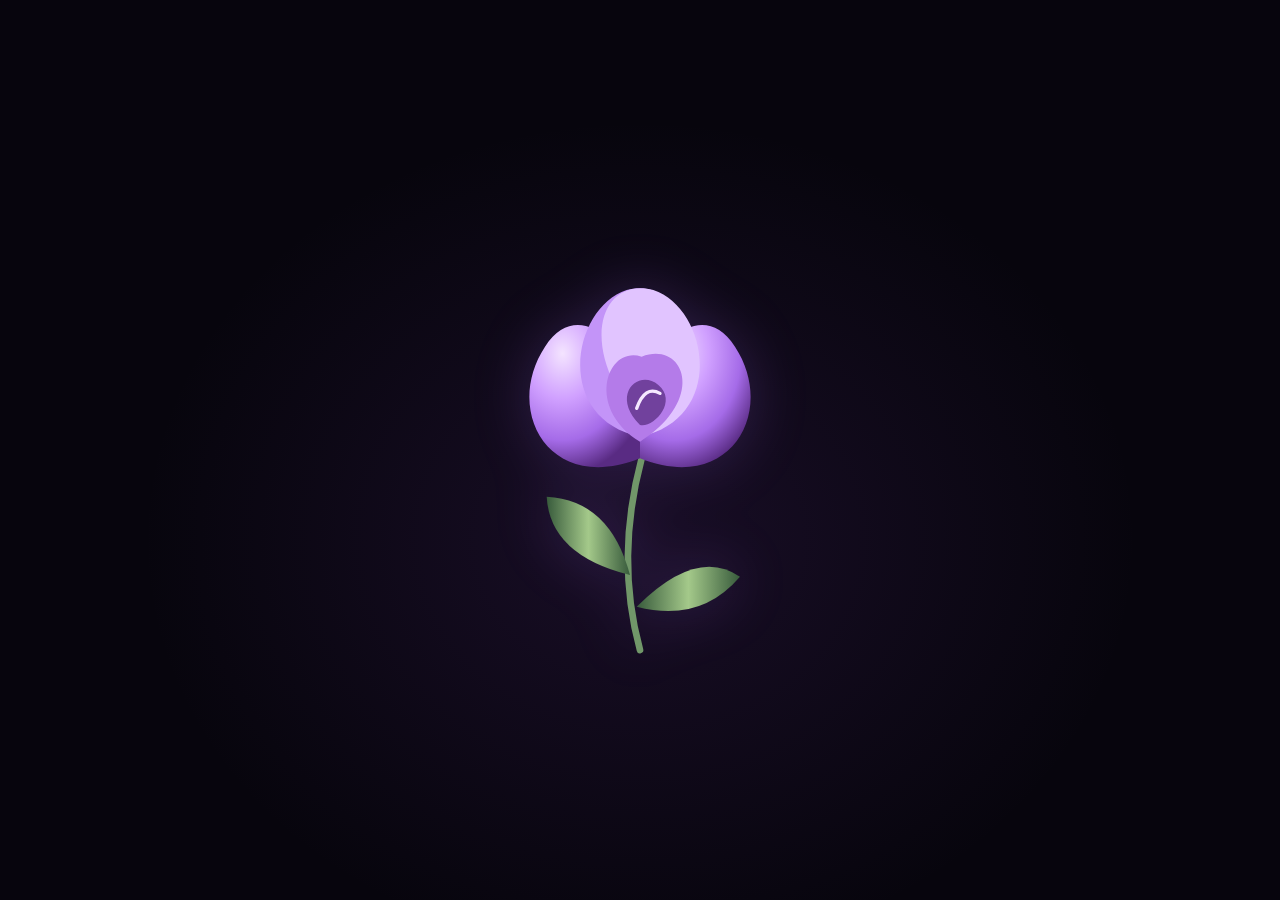
<file: index.html>
<!DOCTYPE html>
<html lang="es">
<head>
  <meta charset="UTF-8">
  <meta name="viewport" content="width=device-width, initial-scale=1.0, viewport-fit=cover">
  <meta name="theme-color" content="#07050d">
  <title>Una flor para ti</title>
  <link rel="stylesheet" href="style.css">
  <script src="script.js" defer></script>
</head>
<body>
  <audio id="musicaFondo" src="musica.mp3" preload="none" loop></audio>
  <main>
    <!-- La portada conserva la flor de la base, quieta y centrada. -->
    <section id="inicio" class="pantalla activa" aria-label="Una flor para ti">
      <button id="florInicial" class="flor-inicial" aria-label="Entrar al jardín">
        <svg viewBox="0 0 200 300" class="rosa" aria-hidden="true">
          <defs>
            <radialGradient id="lila" cx="30%" cy="20%" r="85%">
              <stop offset="0%" stop-color="#f4e4ff"/>
              <stop offset="38%" stop-color="#d0a0ff"/>
              <stop offset="72%" stop-color="#a56be8"/>
              <stop offset="100%" stop-color="#592b83"/>
            </radialGradient>
            <linearGradient id="tallo" x2="1">
              <stop stop-color="#385b3c"/>
              <stop offset=".5" stop-color="#a4c98a"/>
              <stop offset="1" stop-color="#385b3c"/>
            </linearGradient>
          </defs>
          <path class="tallo" d="M100 270 Q85 215 101 155"/>
          <path class="hoja" d="M94 225 Q46 213 44 178 Q82 180 94 225Z"/>
          <path class="hoja" d="M98 244 Q134 208 160 226 Q136 254 98 244Z"/>
          <g class="corola">
            <path class="petalo" d="M100 155 C45 177 18 126 43 88 C60 62 83 79 100 104Z" fill="url(#lila)"/>
            <path class="petalo" d="M100 155 C155 177 182 126 157 88 C140 62 117 79 100 104Z" fill="url(#lila)"/>
            <path class="petalo" d="M100 142 C48 131 59 65 92 54 C119 47 133 76 115 111Z" fill="#c394f8"/>
            <path class="petalo" d="M100 142 C152 131 141 65 108 54 C81 47 67 76 85 111Z" fill="#e1c4ff"/>
            <path class="petalo" d="M100 145 C67 125 80 87 101 94 C126 84 141 119 100 145Z" fill="#b47be9"/>
            <path class="petalo" d="M100 135 C82 117 99 101 111 111 C123 121 108 137 100 135Z" fill="#71419d"/>
            <path d="M98 125 Q103 111 112 116" stroke="#f5e8ff" stroke-width="2" fill="none" stroke-linecap="round"/>
          </g>
        </svg>
      </button>
    </section>

    <!-- Cuatro flores con mensajes entre un jardín de flores decorativas. -->
    <section id="regalo" class="pantalla" aria-label="Jardín de mensajes" aria-hidden="true" inert>
      <div id="estrellas" class="cielo-estrellado" aria-hidden="true"></div>
      <div class="luz-jardin" aria-hidden="true"></div>
      <p id="invitacion" class="invitacion" tabindex="-1">Un jardín hecho para ti Mai</p>

      <div id="ramo" class="jardin">
        <div class="vegetacion">
          <svg id="tallosJardin" class="tallos-jardin" viewBox="0 0 1000 720" preserveAspectRatio="none" aria-hidden="true"></svg>
          <div id="floresDecorativas" class="flores-decorativas" aria-hidden="true"></div>

          <button class="flor-principal flor-uno" data-mensaje="0" aria-label="Abrir mensaje: un detalle para ti" aria-haspopup="dialog">
            <span class="flor-visual" aria-hidden="true"></span>
            <span class="flor-nombre">Para Tu</span>
          </button>
          <button class="flor-principal flor-dos" data-mensaje="1" aria-label="Abrir mensaje: lo que quería decirte" aria-haspopup="dialog">
            <span class="flor-visual" aria-hidden="true"></span>
            <span class="flor-nombre">Ritmo</span>
          </button>
          <button class="flor-principal flor-tres" data-mensaje="2" aria-label="Abrir mensaje: un deseo" aria-haspopup="dialog">
            <span class="flor-visual" aria-hidden="true"></span>
            <span class="flor-nombre">Dias</span>
          </button>
          <button class="flor-principal flor-cuatro" data-mensaje="3" aria-label="Abrir mensaje: con cariño" aria-haspopup="dialog">
            <span class="flor-visual" aria-hidden="true"></span>
            <span class="flor-nombre">Aqui</span>
          </button>
        </div>
        <div class="suelo" aria-hidden="true"></div>
      </div>
      <button id="volver" class="volver">↶ Volver a la flor</button>
    </section>
  </main>

  <dialog id="mensajeModal" class="mensaje-modal" aria-labelledby="tituloMensaje" aria-describedby="textoMensaje">
    <button id="cerrarMensaje" class="cerrar-mensaje" aria-label="Cerrar mensaje">×</button>
    <span class="detalle-mensaje" aria-hidden="true">❀</span>
    <p id="etiquetaMensaje" class="etiqueta"></p>
    <h1 id="tituloMensaje"></h1>
    <p id="textoMensaje" class="texto-mensaje"></p>
    <button id="guardarMensaje" class="guardar-mensaje">Volver al jardín ♡</button>
  </dialog>
</body>
</html>
</file>
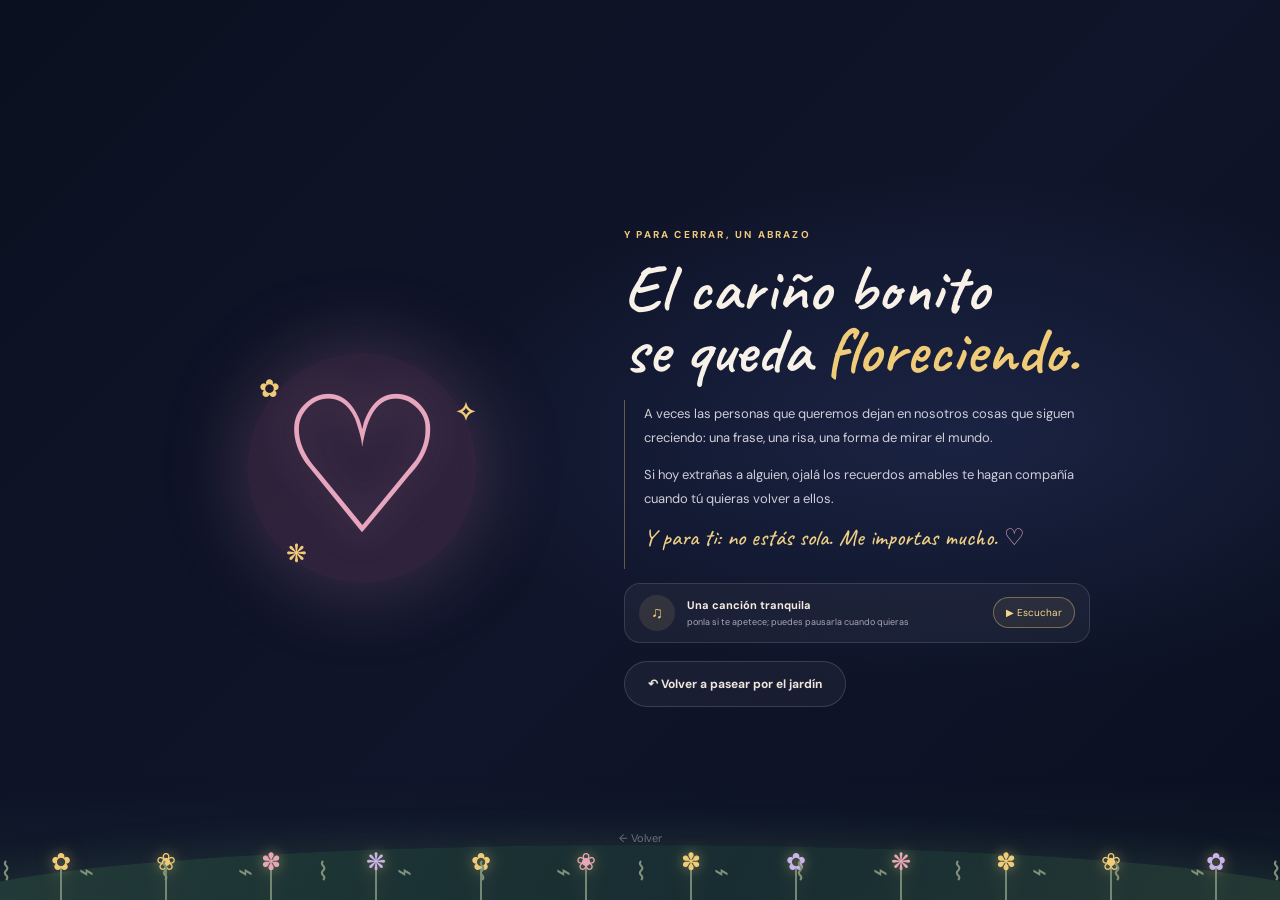
<file: abrazo.html>
<!doctype html>
<html lang="es">
<head>
  <meta charset="UTF-8">
  <meta name="viewport" content="width=device-width, initial-scale=1.0">
  <meta name="theme-color" content="#0b1020">
  <title>Un jardín para ti · abrazo</title>
  <link rel="preconnect" href="https://fonts.googleapis.com">
  <link rel="preconnect" href="https://fonts.gstatic.com" crossorigin>
  <link href="https://fonts.googleapis.com/css2?family=Caveat:wght@400;500;600;700&family=DM+Sans:wght@400;500;600;700&display=swap" rel="stylesheet">
  <link rel="stylesheet" href="common.css">
  <link rel="stylesheet" href="abrazo.css">
  <script src="abrazo.js" defer></script>
</head>
<body class="scene-7">
  <div class="night-sky" aria-hidden="true"><i></i><i></i><i></i><i></i><i></i><i></i><i></i><i></i></div>
  <div id="petals" aria-hidden="true"></div>
  <audio id="music" loop preload="none"><source src="music.mp3" type="audio/mpeg"></audio>
  <main>
<section class="page active" id="page7">
      <div class="page-content final-layout">
        <div class="final-bloom"><div class="glow"></div><span>♡</span><i>✿</i><b>✧</b><em>❋</em></div>
        <div class="final-copy"><div class="eyebrow">Y PARA CERRAR, UN ABRAZO</div><h2>El cariño bonito<br>se queda <span>floreciendo.</span></h2><article class="final-letter"><p>A veces las personas que queremos dejan en nosotros cosas que siguen creciendo: una frase, una risa, una forma de mirar el mundo.</p><p>Si hoy extrañas a alguien, ojalá los recuerdos amables te hagan compañía cuando tú quieras volver a ellos.</p><p class="handwritten">Y para ti: no estás sola. Me importas mucho. <span>♡</span></p></article><div class="closing-player"><span class="player-flower">♫</span><div><strong>Una canción tranquila</strong><small>ponla si te apetece; puedes pausarla cuando quieras</small></div><button class="player-action" id="finalMusicButton">▶ Escuchar</button></div><a class="home-button" href="index.html">↶ Volver a pasear por el jardín</a></div>
      </div>
    <a class="previous-link" href="recuerdos.html">← Volver</a></section>
  </main>
  <div class="garden-floor" id="gardenFloor" aria-hidden="true"></div>

</body>
</html>
</file>
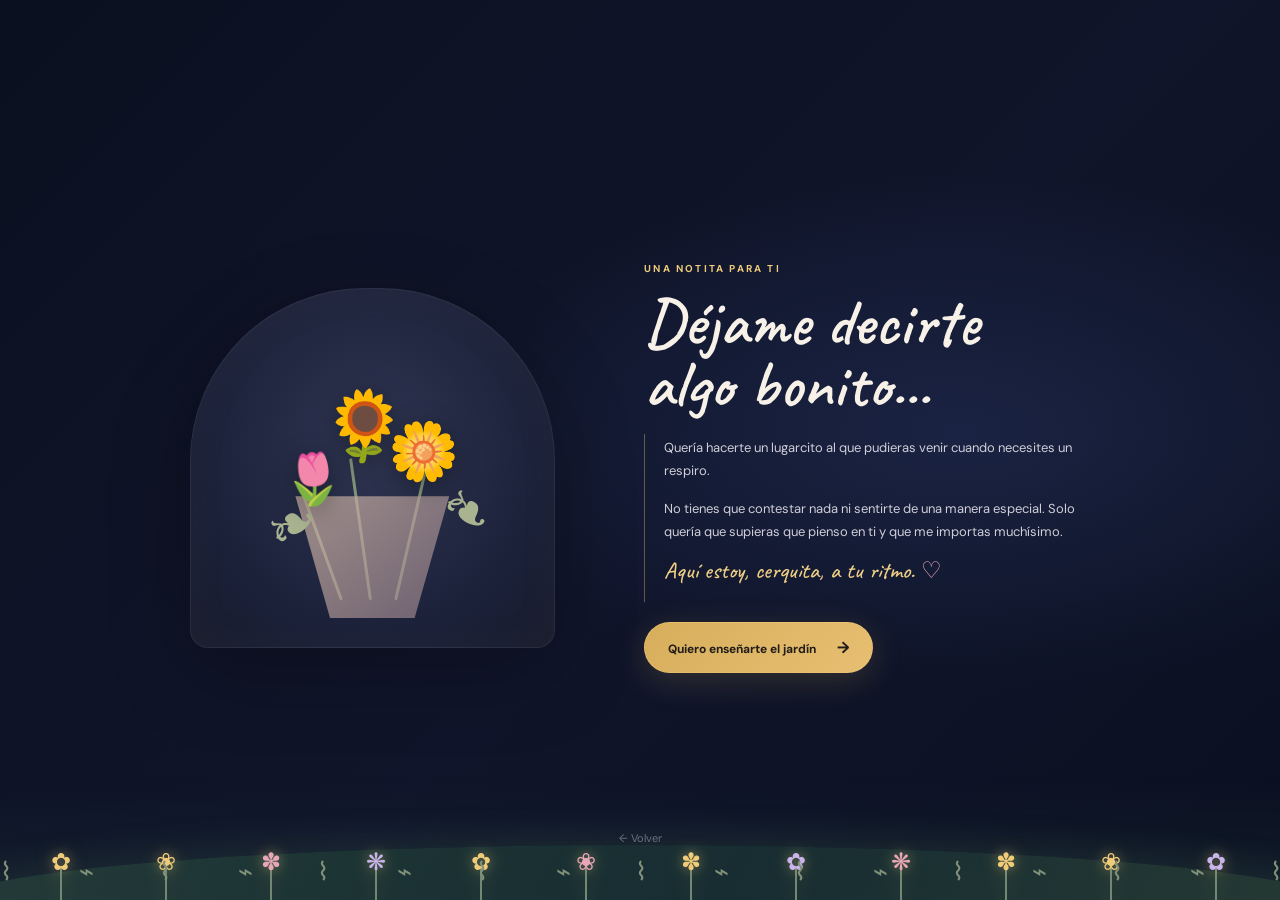
<file: carta.html>
<!doctype html>
<html lang="es">
<head>
  <meta charset="UTF-8">
  <meta name="viewport" content="width=device-width, initial-scale=1.0">
  <meta name="theme-color" content="#0b1020">
  <title>Un jardín para ti · carta</title>
  <link rel="preconnect" href="https://fonts.googleapis.com">
  <link rel="preconnect" href="https://fonts.gstatic.com" crossorigin>
  <link href="https://fonts.googleapis.com/css2?family=Caveat:wght@400;500;600;700&family=DM+Sans:wght@400;500;600;700&display=swap" rel="stylesheet">
  <link rel="stylesheet" href="common.css">
  <link rel="stylesheet" href="carta.css">
  <script src="carta.js" defer></script>
</head>
<body class="scene-2">
  <div class="night-sky" aria-hidden="true"><i></i><i></i><i></i><i></i><i></i><i></i><i></i><i></i></div>
  <div id="petals" aria-hidden="true"></div>
  <audio id="music" loop preload="none"><source src="music.mp3" type="audio/mpeg"></audio>
  <main>
<section class="page active" id="page2">
      <div class="page-content letter-layout">
        <div class="scene-art letter-bouquet"><div class="stem stem-a"></div><div class="stem stem-b"></div><div class="stem stem-c"></div><div class="paper-wrap"></div><span class="bloom bloom-a">🌻</span><span class="bloom bloom-b">🌼</span><span class="bloom bloom-c">🌷</span><span class="leaf leaf-a">❧</span><span class="leaf leaf-b">❧</span></div>
        <div class="letter-copy">
          <div class="eyebrow">UNA NOTITA PARA TI</div>
          <h2>Déjame decirte<br>algo bonito...</h2>
          <article class="letter-card">
            <p>Quería hacerte un lugarcito al que pudieras venir cuando necesites un respiro.</p>
            <p>No tienes que contestar nada ni sentirte de una manera especial. Solo quería que supieras que pienso en ti y que me importas muchísimo.</p>
            <p class="handwritten">Aquí estoy, cerquita, a tu ritmo. <span>♡</span></p>
          </article>
          <a class="next-button" href="flores.html">Quiero enseñarte el jardín <span>→</span></a>
        </div>
      </div>
    <a class="previous-link" href="index.html">← Volver</a></section>
  </main>
  <div class="garden-floor" id="gardenFloor" aria-hidden="true"></div>

</body>
</html>
</file>
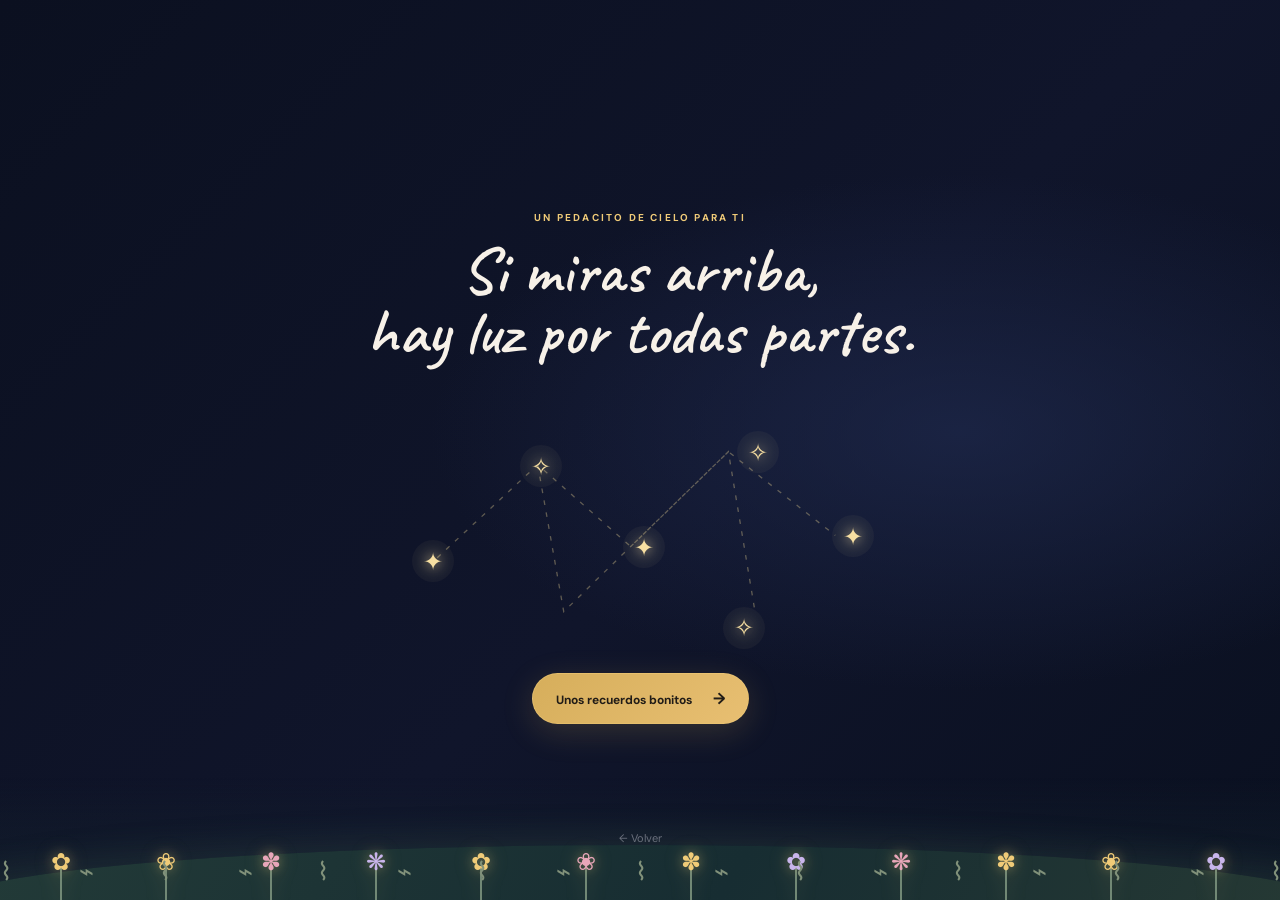
<file: constelacion.html>
<!doctype html>
<html lang="es">
<head>
  <meta charset="UTF-8">
  <meta name="viewport" content="width=device-width, initial-scale=1.0">
  <meta name="theme-color" content="#0b1020">
  <title>Un jardín para ti · constelacion</title>
  <link rel="preconnect" href="https://fonts.googleapis.com">
  <link rel="preconnect" href="https://fonts.gstatic.com" crossorigin>
  <link href="https://fonts.googleapis.com/css2?family=Caveat:wght@400;500;600;700&family=DM+Sans:wght@400;500;600;700&display=swap" rel="stylesheet">
  <link rel="stylesheet" href="common.css">
  <link rel="stylesheet" href="constelacion.css">
  <script src="constelacion.js" defer></script>
</head>
<body class="scene-5">
  <div class="night-sky" aria-hidden="true"><i></i><i></i><i></i><i></i><i></i><i></i><i></i><i></i></div>
  <div id="petals" aria-hidden="true"></div>
  <audio id="music" loop preload="none"><source src="music.mp3" type="audio/mpeg"></audio>
  <main>
<section class="page active constellation-page" id="page5">
      <div class="page-content constellation-content">
        <div class="eyebrow">UN PEDACITO DE CIELO PARA TI</div>
        <h2>Si miras arriba,<br>hay luz por todas partes.</h2>
        <p class="page active-intro">Toca las estrellitas; cada una guarda algo bonito que quería decirte.</p>
        <div class="constellation" aria-label="Constelación con mensajes">
          <svg viewBox="0 0 600 300"><path d="M82 190 190 90 290 178 395 76 510 166M190 90 218 248 290 178 395 76 423 244"/></svg>
          <button class="star-button star-a" data-star="one" aria-label="Abrir mensaje de la primera estrella">✦</button>
          <button class="star-button star-b" data-star="two" aria-label="Abrir mensaje de la segunda estrella">✧</button>
          <button class="star-button star-c" data-star="three" aria-label="Abrir mensaje de la tercera estrella">✦</button>
          <button class="star-button star-d" data-star="four" aria-label="Abrir mensaje de la cuarta estrella">✧</button>
          <button class="star-button star-e" data-star="five" aria-label="Abrir mensaje de la quinta estrella">✦</button>
          <button class="star-button star-f" data-star="six" aria-label="Abrir mensaje de la sexta estrella">✧</button>
        </div>
        <a class="next-button" href="recuerdos.html">Unos recuerdos bonitos <span>→</span></a>
      </div>
    <a class="previous-link" href="pausa.html">← Volver</a></section>
  </main>
  <div class="garden-floor" id="gardenFloor" aria-hidden="true"></div>
  <div class="modal" id="noteModal" aria-hidden="true"><div class="modal-card" role="dialog" aria-modal="true" aria-labelledby="modalTitle"><button class="modal-close" id="closeModal" aria-label="Cerrar">×</button><div class="modal-flower" id="modalFlower">✿</div><div class="eyebrow">UNA NOTITA PARA TI</div><h2 id="modalTitle">Un mensajito</h2><p id="modalText"></p><button class="modal-ok" id="modalOkay">Guardar en el corazón ♡</button></div></div>
</body>
</html>
</file>
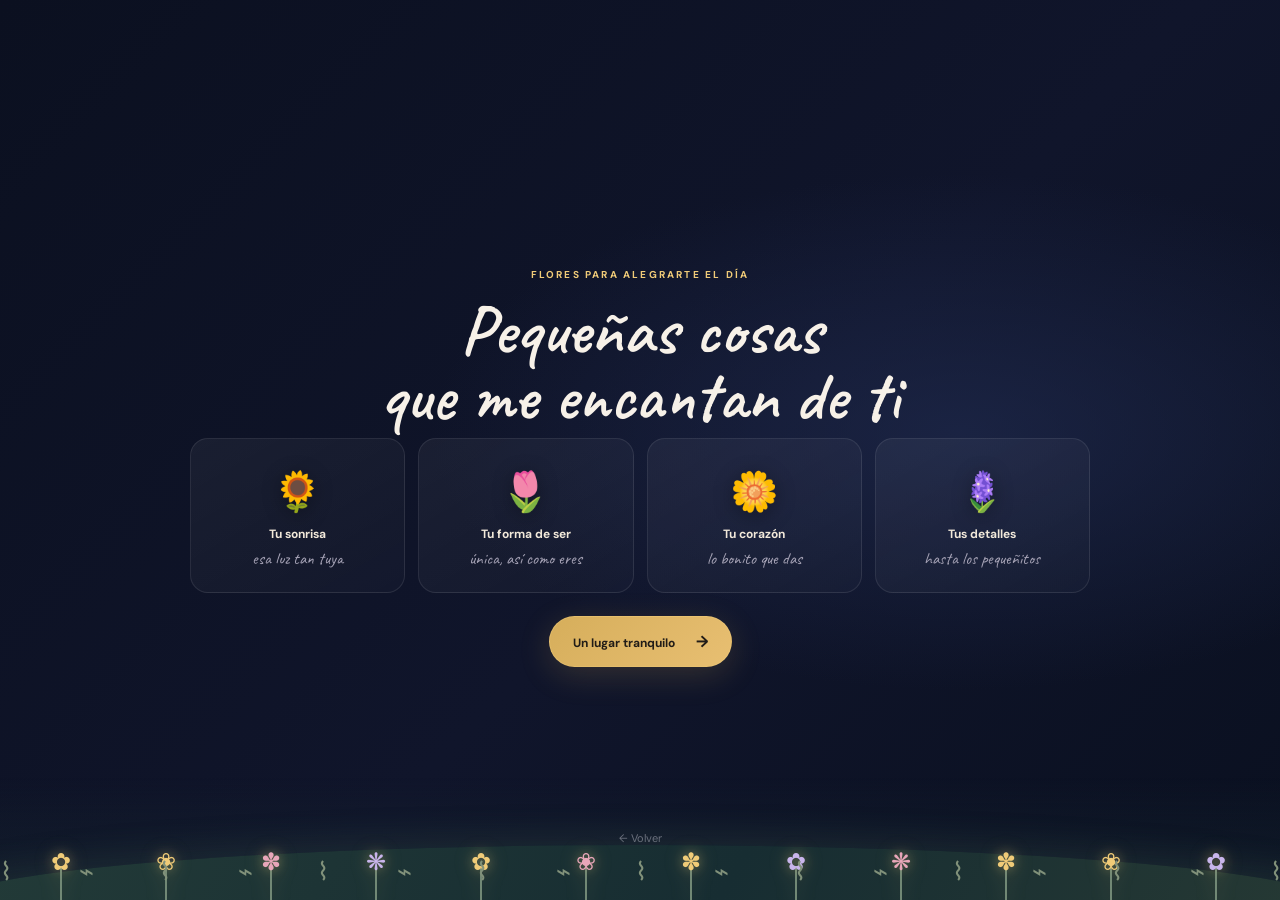
<file: flores.html>
<!doctype html>
<html lang="es">
<head>
  <meta charset="UTF-8">
  <meta name="viewport" content="width=device-width, initial-scale=1.0">
  <meta name="theme-color" content="#0b1020">
  <title>Un jardín para ti · flores</title>
  <link rel="preconnect" href="https://fonts.googleapis.com">
  <link rel="preconnect" href="https://fonts.gstatic.com" crossorigin>
  <link href="https://fonts.googleapis.com/css2?family=Caveat:wght@400;500;600;700&family=DM+Sans:wght@400;500;600;700&display=swap" rel="stylesheet">
  <link rel="stylesheet" href="common.css">
  <link rel="stylesheet" href="flores.css">
  <script src="flores.js" defer></script>
</head>
<body class="scene-3">
  <div class="night-sky" aria-hidden="true"><i></i><i></i><i></i><i></i><i></i><i></i><i></i><i></i></div>
  <div id="petals" aria-hidden="true"></div>
  <audio id="music" loop preload="none"><source src="music.mp3" type="audio/mpeg"></audio>
  <main>
<section class="page active" id="page3">
      <div class="page-content garden-scene">
        <div class="eyebrow">FLORES PARA ALEGRARTE EL DÍA</div>
        <h2>Pequeñas cosas<br>que me encantan de ti</h2>
        <p class="page active-intro">Toca una flor. Cada una guarda unas palabras que quería regalarte.</p>
        <div class="flower-cards">
          <button class="flower-card" data-note="smile"><span class="flower-emoji">🌻</span><strong>Tu sonrisa</strong><small>esa luz tan tuya</small></button>
          <button class="flower-card" data-note="being"><span class="flower-emoji">🌷</span><strong>Tu forma de ser</strong><small>única, así como eres</small></button>
          <button class="flower-card" data-note="heart"><span class="flower-emoji">🌼</span><strong>Tu corazón</strong><small>lo bonito que das</small></button>
          <button class="flower-card" data-note="details"><span class="flower-emoji">🪻</span><strong>Tus detalles</strong><small>hasta los pequeñitos</small></button>
        </div>
        <a class="next-button" href="pausa.html">Un lugar tranquilo <span>→</span></a>
      </div>
    <a class="previous-link" href="carta.html">← Volver</a></section>
  </main>
  <div class="garden-floor" id="gardenFloor" aria-hidden="true"></div>
  <div class="modal" id="noteModal" aria-hidden="true"><div class="modal-card" role="dialog" aria-modal="true" aria-labelledby="modalTitle"><button class="modal-close" id="closeModal" aria-label="Cerrar">×</button><div class="modal-flower" id="modalFlower">✿</div><div class="eyebrow">UNA NOTITA PARA TI</div><h2 id="modalTitle">Un mensajito</h2><p id="modalText"></p><button class="modal-ok" id="modalOkay">Guardar en el corazón ♡</button></div></div>
</body>
</html>
</file>
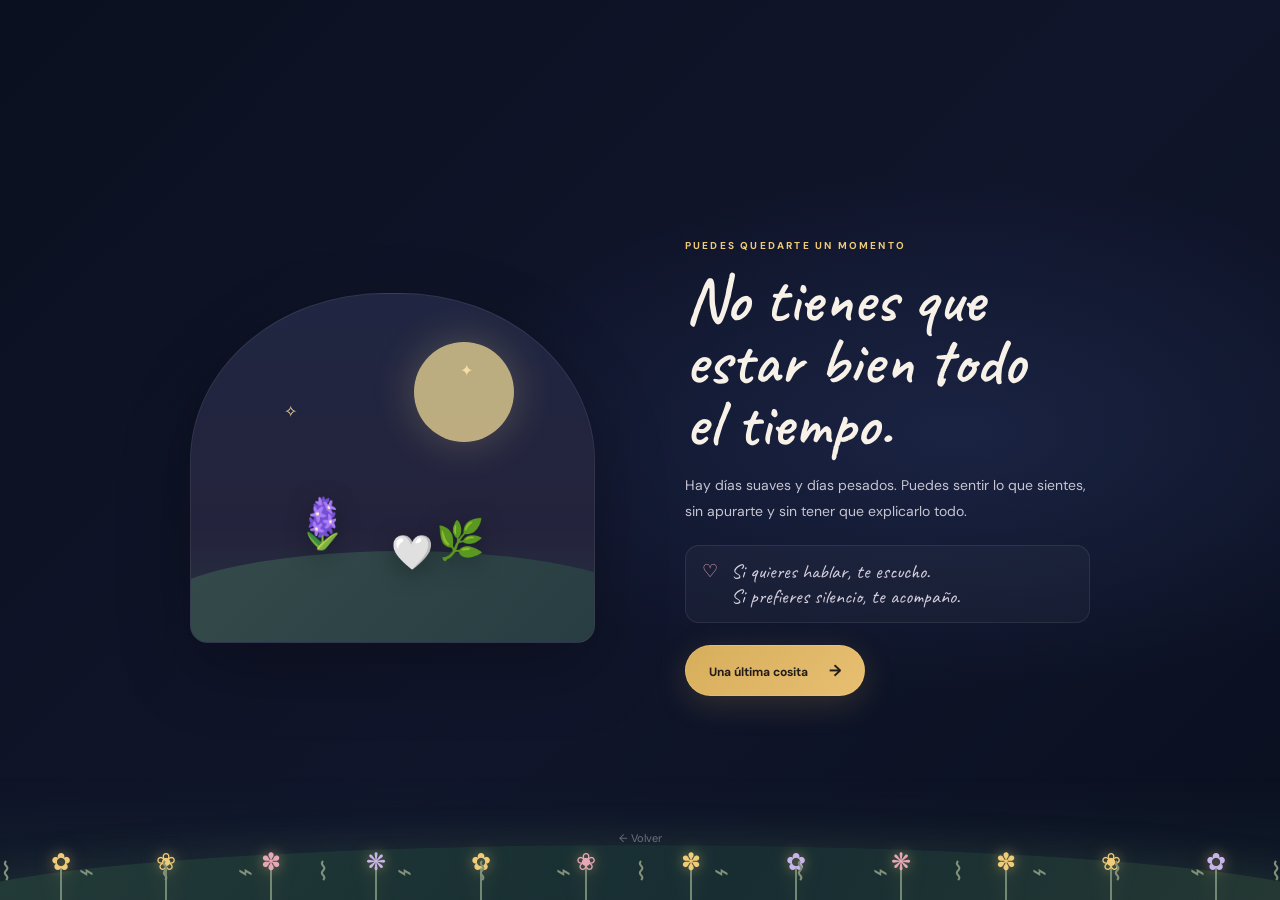
<file: pausa.html>
<!doctype html>
<html lang="es">
<head>
  <meta charset="UTF-8">
  <meta name="viewport" content="width=device-width, initial-scale=1.0">
  <meta name="theme-color" content="#0b1020">
  <title>Un jardín para ti · pausa</title>
  <link rel="preconnect" href="https://fonts.googleapis.com">
  <link rel="preconnect" href="https://fonts.gstatic.com" crossorigin>
  <link href="https://fonts.googleapis.com/css2?family=Caveat:wght@400;500;600;700&family=DM+Sans:wght@400;500;600;700&display=swap" rel="stylesheet">
  <link rel="stylesheet" href="common.css">
  <link rel="stylesheet" href="pausa.css">
  <script src="pausa.js" defer></script>
</head>
<body class="scene-4">
  <div class="night-sky" aria-hidden="true"><i></i><i></i><i></i><i></i><i></i><i></i><i></i><i></i></div>
  <div id="petals" aria-hidden="true"></div>
  <audio id="music" loop preload="none"><source src="music.mp3" type="audio/mpeg"></audio>
  <main>
<section class="page active" id="page4">
      <div class="page-content quiet-layout">
        <div class="quiet-art"><div class="quiet-moon"></div><div class="quiet-hill"></div><span class="quiet-flower qf-one">🪻</span><span class="quiet-flower qf-two">🌿</span><span class="quiet-flower qf-three">🤍</span><span class="quiet-star qs-one">✧</span><span class="quiet-star qs-two">✦</span></div>
        <div class="quiet-copy"><div class="eyebrow">PUEDES QUEDARTE UN MOMENTO</div><h2>No tienes que<br>estar bien todo<br>el tiempo.</h2><p>Hay días suaves y días pesados. Puedes sentir lo que sientes, sin apurarte y sin tener que explicarlo todo.</p><div class="soft-note"><span>♡</span><p>Si quieres hablar, te escucho.<br>Si prefieres silencio, te acompaño.</p></div><a class="next-button" href="constelacion.html">Una última cosita <span>→</span></a></div>
      </div>
    <a class="previous-link" href="flores.html">← Volver</a></section>
  </main>
  <div class="garden-floor" id="gardenFloor" aria-hidden="true"></div>

</body>
</html>
</file>
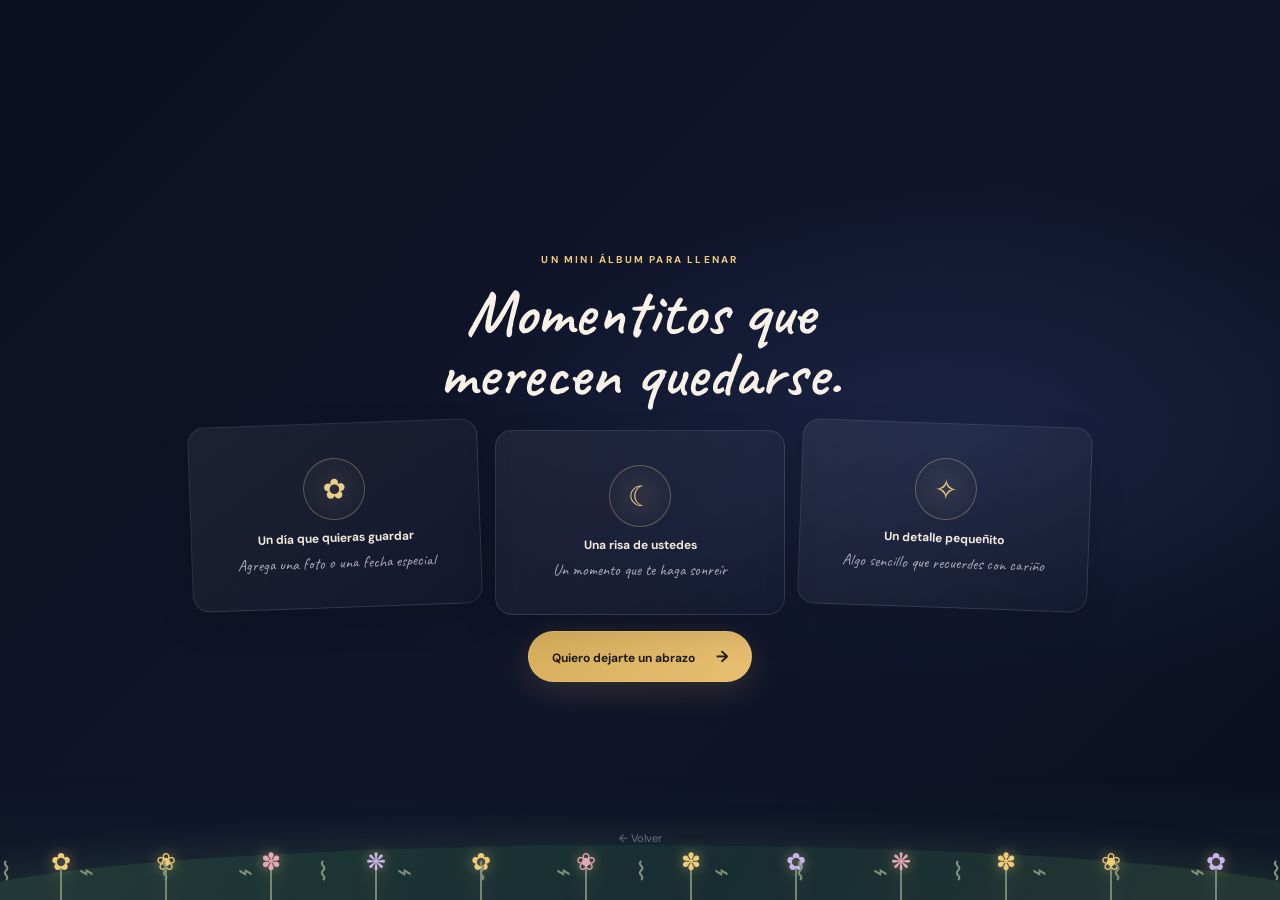
<file: recuerdos.html>
<!doctype html>
<html lang="es">
<head>
  <meta charset="UTF-8">
  <meta name="viewport" content="width=device-width, initial-scale=1.0">
  <meta name="theme-color" content="#0b1020">
  <title>Un jardín para ti · recuerdos</title>
  <link rel="preconnect" href="https://fonts.googleapis.com">
  <link rel="preconnect" href="https://fonts.gstatic.com" crossorigin>
  <link href="https://fonts.googleapis.com/css2?family=Caveat:wght@400;500;600;700&family=DM+Sans:wght@400;500;600;700&display=swap" rel="stylesheet">
  <link rel="stylesheet" href="common.css">
  <link rel="stylesheet" href="recuerdos.css">
  <script src="recuerdos.js" defer></script>
</head>
<body class="scene-6">
  <div class="night-sky" aria-hidden="true"><i></i><i></i><i></i><i></i><i></i><i></i><i></i><i></i></div>
  <div id="petals" aria-hidden="true"></div>
  <audio id="music" loop preload="none"><source src="music.mp3" type="audio/mpeg"></audio>
  <main>
<section class="page active album-page" id="page6">
      <div class="page-content album-content">
        <div class="eyebrow">UN MINI ÁLBUM PARA LLENAR</div>
        <h2>Momentitos que<br>merecen quedarse.</h2>
        <p class="page active-intro">Aquí puedes poner fotos o recuerdos de ustedes que a ella le guste volver a mirar.</p>
        <div class="memory-album">
          <label class="memory-card memory-one"><span class="memory-placeholder">✿</span><strong>Un día que quieras guardar</strong><small>Agrega una foto o una fecha especial</small></label>
          <label class="memory-card memory-two"><span class="memory-placeholder">☾</span><strong>Una risa de ustedes</strong><small>Un momento que te haga sonreír</small></label>
          <label class="memory-card memory-three"><span class="memory-placeholder">✧</span><strong>Un detalle pequeñito</strong><small>Algo sencillo que recuerdes con cariño</small></label>
        </div>
        <a class="next-button" href="abrazo.html">Quiero dejarte un abrazo <span>→</span></a>
      </div>
    <a class="previous-link" href="constelacion.html">← Volver</a></section>
  </main>
  <div class="garden-floor" id="gardenFloor" aria-hidden="true"></div>

</body>
</html>
</file>
<file: style.css>
@import url('https://fonts.googleapis.com/css2?family=DM+Sans:wght@400;500&family=Playfair+Display:ital,wght@0,400;0,500;1,400&display=swap');

:root {
  color-scheme: dark;
  --fondo: #07050d;
  --lila: #c99aff;
  --texto: #f5eafc;
  --transicion: 1200ms;
}

* { box-sizing: border-box; }
html, body { margin: 0; min-height: 100%; }
body {
  overflow: hidden;
  background: var(--fondo);
  color: var(--texto);
  font-family: "DM Sans", sans-serif;
}
button { font: inherit; cursor: pointer; -webkit-tap-highlight-color: transparent; }
button:focus-visible { outline: 2px solid #ead5ff; outline-offset: 5px; }

/* Las dos pantallas comparten un fondo para que el fundido sea continuo. */
.pantalla {
  position: fixed;
  inset: 0;
  display: grid;
  place-items: center;
  overflow: hidden;
  background: radial-gradient(ellipse at 50% 60%, #7039a42b, transparent 55%), var(--fondo);
  opacity: 0;
  visibility: hidden;
  pointer-events: none;
  transform: translateY(12px) scale(1.012);
  transition:
    opacity var(--transicion) cubic-bezier(.22, .61, .36, 1),
    transform var(--transicion) cubic-bezier(.22, .61, .36, 1),
    visibility 0s linear var(--transicion);
}
.pantalla.activa {
  opacity: 1;
  visibility: visible;
  pointer-events: auto;
  transform: none;
  transition-delay: 0s;
}
.pantalla[inert] { pointer-events: none; }

/* La flor inicial conserva su tamaño y permanece quieta. */
.flor-inicial {
  width: min(90vw, 390px);
  height: min(80svh, 500px);
  padding: 0;
  border: 0;
  border-radius: 24px;
  background: transparent;
  filter: drop-shadow(0 0 28px #ab6fff33);
}
.rosa { width: 100%; height: 100%; overflow: visible; }
.tallo { fill: none; stroke: #719769; stroke-width: 4; stroke-linecap: round; }
.hoja { fill: url(#tallo); }
.petalo { transition: filter .3s; }
.flor-inicial:hover .petalo { filter: brightness(1.1); }
.petalo-caido {
  position: fixed;
  z-index: 10;
  width: 9px;
  height: 17px;
  border-radius: 90% 8% 85% 12%;
  background: linear-gradient(135deg, #f3e3ff, #c99aff 45%, #7743b0);
  pointer-events: none;
}

/* Jardín: tallos del fondo, flores pequeñas y cuatro flores protagonistas. */
.cielo-estrellado {
  position: absolute;
  inset: 0;
  z-index: 0;
  overflow: hidden;
  pointer-events: none;
  mask-image: linear-gradient(#000 65%, transparent 98%);
}
.estrella {
  position: absolute;
  left: var(--x);
  top: var(--y);
  width: var(--tamano);
  height: var(--tamano);
  border-radius: 50%;
  background: #e9ddff;
  box-shadow: 0 0 3px #cbb4ff80;
  opacity: var(--brillo);
  animation: titilar-estrella var(--duracion) var(--desfase) ease-in-out infinite;
  animation-play-state: paused;
}
.pantalla.activa .estrella { animation-play-state: running; }
@keyframes titilar-estrella {
  0%, 100% { opacity: .04; }
  50% { opacity: var(--brillo); }
}

.luz-jardin {
  position: absolute;
  inset: 18% 5% 0;
  pointer-events: none;
  background: radial-gradient(ellipse at 50% 80%, #9468ba1b, transparent 65%);
}
.invitacion {
  position: absolute;
  top: max(6svh, env(safe-area-inset-top));
  z-index: 4;
  margin: 0;
  padding: 0 24px;
  text-align: center;
  color: #eddcf9;
  font: 400 clamp(20px, 2.3vw, 29px)/1.4 "Playfair Display", serif;
  outline: none;
}
.invitacion span {
  display: block;
  margin-top: 10px;
  color: #a294ad;
  font: 400 11px/1.5 "DM Sans", sans-serif;
  letter-spacing: .06em;
}
.jardin {
  position: absolute;
  z-index: 1;
  bottom: 0;
  width: min(100%, 1180px);
  height: 79svh;
  min-height: 270px;
}
.tallos-jardin, .flores-decorativas { position: absolute; inset: 0; width: 100%; height: 100%; pointer-events: none; }
.tallos-jardin { overflow: visible; }

/* La brisa mueve la vegetación desde el suelo, manteniendo unidos los tallos. */
.vegetacion {
  position: absolute;
  inset: 0;
  transform-origin: 50% 100%;
  animation: brisa-jardin 9s -2s ease-in-out infinite;
  animation-play-state: paused;
}
.flor-visual svg,
.flor-decorativa svg {
  transform-origin: 50% 81%;
  animation: brisa-petalos var(--ritmo-brisa, 6s) var(--fase-brisa, -1s) ease-in-out infinite;
  animation-play-state: paused;
}
.flor-dos, .flor-decorativa:nth-child(3n) { --ritmo-brisa: 7s; --fase-brisa: -3s; }
.flor-tres, .flor-decorativa:nth-child(3n + 1) { --ritmo-brisa: 5.5s; --fase-brisa: -4s; }
.flor-cuatro, .flor-decorativa:nth-child(3n + 2) { --ritmo-brisa: 8s; --fase-brisa: -2s; }
#regalo.activa .vegetacion,
#regalo.activa .flor-visual svg,
#regalo.activa .flor-decorativa svg { animation-play-state: running; }
@keyframes brisa-jardin {
  0%, 100% { transform: rotate(-.6deg); }
  50% { transform: rotate(.6deg); }
}
@keyframes brisa-petalos {
  0%, 100% { transform: rotate(-2deg); }
  50% { transform: rotate(2deg); }
}

.tallo-jardin { fill: none; stroke-linecap: round; }
.planta { opacity: 0; }
.jardin.florecido .planta { animation: aparecer-planta 1.6s var(--espera) both; }
.flor-decorativa {
  position: absolute;
  left: var(--x);
  top: var(--y);
  width: var(--tamano);
  aspect-ratio: 1.2;
  opacity: 0;
  transform: translate(-50%, -50%) scale(.8) rotate(var(--giro));
  filter: saturate(.65) brightness(.76);
}
.flor-decorativa svg { display: block; width: 100%; height: 100%; overflow: visible; }
.jardin.florecido .flor-decorativa { animation: abrir-fondo 1.5s var(--espera) both; }
.suelo {
  position: absolute;
  inset: auto -8% -40px;
  height: 165px;
  border-radius: 50% 50% 0 0;
  pointer-events: none;
  background: radial-gradient(ellipse, #14221bdb, #090d0bde 50%, transparent 72%);
}
.flor-principal {
  position: absolute;
  z-index: 3;
  left: var(--x);
  top: var(--y);
  width: clamp(125px, 15vw, 170px);
  aspect-ratio: 1.2;
  border: 0;
  padding: 0;
  border-radius: 45%;
  background: transparent;
  transform: translate(-50%, -50%);
  opacity: 0;
  touch-action: manipulation;
}
.flor-uno { --x: 20%; --y: 38%; --espera: .28s; }
.flor-dos { --x: 40%; --y: 21%; --espera: .48s; }
.flor-tres { --x: 61%; --y: 27%; --espera: .68s; }
.flor-cuatro { --x: 81%; --y: 43%; --espera: .88s; }
.jardin.florecido .flor-principal { animation: abrir-principal 1.45s var(--espera) both; }
.flor-visual {
  display: block;
  width: 100%;
  height: 100%;
  filter: drop-shadow(0 0 16px #c897ff4d);
  transition: transform .4s, filter .4s;
}
.flor-visual svg { display: block; width: 100%; height: 100%; overflow: visible; }
.flor-principal:hover .flor-visual,
.flor-principal:focus-visible .flor-visual {
  transform: translateY(-4px) scale(1.06);
  filter: drop-shadow(0 0 22px #d5aeff88);
}
.flor-nombre {
  position: absolute;
  top: calc(100% - 3px);
  left: 50%;
  width: max-content;
  transform: translateX(-50%);
  padding: 4px 8px;
  border-radius: 12px;
  color: #e0c8f5;
  background: #0c0712b5;
  font-size: 10px;
  letter-spacing: .04em;
}
.flor-principal.leida .flor-nombre::after { content: " · ♡"; color: #d1addd; }
.volver {
  position: absolute;
  bottom: max(21px, env(safe-area-inset-bottom));
  z-index: 4;
  min-height: 44px;
  padding: 10px 18px;
  border: 1px solid #cda4ff38;
  border-radius: 99px;
  background: #0a070fba;
  color: #c7b5d7;
  font-size: 11px;
}
.volver:hover { background: #ae70ff20; }

/* Solo el mensaje elegido aparece sobre el jardín. */
.mensaje-modal {
  position: fixed;
  width: min(440px, calc(100vw - 32px));
  max-height: calc(100dvh - 40px);
  margin: auto;
  overflow-y: auto;
  border: 1px solid #dbc4f04d;
  border-radius: 24px;
  padding: 36px 30px 28px;
  background: radial-gradient(ellipse at top, #30203d, #140e1d 75%);
  box-shadow: 0 24px 90px #0009;
  color: var(--texto);
  text-align: center;
}
.mensaje-modal[open] { animation: mostrar-nota .35s ease both; }
.mensaje-modal::backdrop { background: #030109b5; backdrop-filter: blur(7px); }
.cerrar-mensaje {
  position: absolute;
  top: 7px;
  right: 7px;
  width: 44px;
  height: 44px;
  border: 0;
  border-radius: 50%;
  background: transparent;
  color: #c8b9d8;
  font-size: 27px;
}
.detalle-mensaje { display: block; margin-bottom: 14px; color: #cfaff0; font-size: 36px; }
.etiqueta { margin: 0 0 13px; color: #cbb0e1; font-size: 9px; letter-spacing: .17em; }
.mensaje-modal h1 { margin: 0 0 16px; font: 400 clamp(25px, 6vw, 32px)/1.25 "Playfair Display", serif; }
.texto-mensaje { margin: 0; color: #ddd0e7; font-size: 14px; line-height: 1.85; }
.guardar-mensaje { margin-top: 24px; min-height: 44px; border: 1px solid #d4b5ed55; border-radius: 24px; padding: 10px 17px; background: #b78ed41a; color: #ead6fa; font-size: 12px; }

@keyframes aparecer-planta {
  from { opacity: 0; transform: translateY(20px); }
  to { opacity: 1; transform: translateY(0); }
}
@keyframes abrir-fondo {
  from { opacity: 0; transform: translate(-50%, calc(-50% + 18px)) scale(.8) rotate(var(--giro)); }
  to { opacity: var(--opacidad); transform: translate(-50%, -50%) scale(1) rotate(var(--giro)); }
}
@keyframes abrir-principal {
  from { opacity: 0; transform: translate(-50%, calc(-50% + 16px)) scale(.88); }
  to { opacity: 1; transform: translate(-50%, -50%) scale(1); }
}
@keyframes mostrar-nota {
  from { opacity: 0; transform: translateY(10px) scale(.98); }
  to { opacity: 1; transform: none; }
}

@media (max-width: 600px) {
  .invitacion { top: 6svh; font-size: 22px; }
  .invitacion span { max-width: 260px; margin: 8px auto 0; font-size: 10px; }
  .jardin { height: 80svh; }
  .flor-principal { width: clamp(105px, 29vw, 143px); }
  .flor-uno { --x: 26%; --y: 21%; }
  .flor-dos { --x: 73%; --y: 31%; }
  .flor-tres { --x: 28%; --y: 49%; }
  .flor-cuatro { --x: 73%; --y: 60%; }
  .flor-decorativa { width: calc(var(--tamano) * .72); }
  .flor-nombre { font-size: 10px; }
  .mensaje-modal { padding: 34px 23px 25px; }
}
@media (max-height: 480px) and (orientation: landscape) {
  .invitacion { top: 15px; font-size: 18px; }
  .invitacion span { margin-top: 3px; }
  .jardin { height: 74svh; min-height: 0; }
  .flor-principal { width: 92px; }
  .volver { bottom: 8px; min-height: 34px; padding: 5px 14px; }
}
@media (prefers-reduced-motion: reduce) {
  :root { --transicion: 0ms; }
  *, *::before, *::after { animation-duration: 1ms !important; animation-delay: 0ms !important; transition-duration: 0ms !important; }
  .estrella, .vegetacion, .flor-visual svg, .flor-decorativa svg { animation: none !important; }
}
</file>
<file: common.css>
:root {
  color-scheme: dark;
  --night: #0b1020;
  --ink: #f7f1e8;
  --soft: #c4c2cf;
  --gold: #f0cb78;
  --lilac: #c9b5ec;
  --rose: #e8a6b9;
  --line: #ffffff20;
}

* { box-sizing: border-box; }
html, body { width: 100%; min-height: 100%; margin: 0; }
body { overflow: hidden; background: var(--night); color: var(--ink); font-family: 'DM Sans', sans-serif; }
button { color: inherit; font: inherit; }
.site-header { position: absolute; z-index: 20; inset: 0 0 auto; display: flex; height: 72px; align-items: center; justify-content: space-between; padding: 0 clamp(22px, 6vw, 82px); }
.wordmark { border: 0; background: none; color: #dfd7ea; cursor: pointer; font-size: 12px; letter-spacing: .06em; }
.wordmark span { margin-right: 7px; color: var(--gold); font-size: 19px; vertical-align: -2px; }
.header-actions { display: flex; align-items: center; gap: 22px; }
.page-count { color: var(--gold); font-size: 11px; font-weight: 700; letter-spacing: .13em; }
.page-count span { color: #85859b; font-weight: 400; }
.music-button { display: flex; align-items: center; gap: 9px; border: 1px solid #ffffff26; border-radius: 30px; padding: 9px 13px; background: #ffffff08; color: #e3deeb; cursor: pointer; font-size: 10px; letter-spacing: .1em; text-transform: uppercase; transition: .25s; }
.music-button:hover { border-color: #f0cb7870; background: #f0cb780c; }
.music-icon { color: var(--gold); font-size: 15px; }
.music-button.playing .music-icon { animation: musicPulse .7s ease-in-out infinite alternate; }
.progress-track { position: absolute; z-index: 20; top: 71px; right: clamp(22px, 6vw, 82px); left: clamp(22px, 6vw, 82px); height: 1px; background: var(--line); }
.progress-track i { display: block; width: 20%; height: 2px; background: linear-gradient(90deg, var(--gold), var(--rose)); transition: width .6s ease; }
main { position: relative; height: 100svh; min-height: 620px; overflow: hidden; }
.page { position: absolute; inset: 0; display: grid; place-items: center; overflow-y: auto; padding: 100px 28px 65px; background: radial-gradient(ellipse at 75% 48%, #202b50a8 0, transparent 39%), radial-gradient(ellipse at 20% 88%, #211a3b80 0, transparent 34%), linear-gradient(135deg, #0b1020, #10152b 55%, #0a1020); opacity: 0; visibility: hidden; transform: translateY(18px) scale(1.01); transition: opacity .65s ease, transform .75s cubic-bezier(.2,.7,.2,1), visibility .65s; }
.page:nth-child(2) { background: radial-gradient(ellipse at 77% 46%, #453c2877, transparent 40%), linear-gradient(140deg, #0b1020, #17172a 65%, #11172a); }
.page:nth-child(3) { background: radial-gradient(ellipse at 50% 0%, #252c52, transparent 55%), linear-gradient(#0b1020, #12172c); }
.page:nth-child(4) { background: radial-gradient(ellipse at 75% 50%, #36335588, transparent 40%), linear-gradient(135deg, #0b1020, #13162b); }
.page:nth-child(5) { background: radial-gradient(ellipse at 76% 50%, #4a2d4b88, transparent 42%), linear-gradient(135deg, #0b1020, #141428); }
.page.active { z-index: 2; opacity: 1; visibility: visible; transform: none; }
.page-content { position: relative; z-index: 2; width: min(100%, 900px); margin: auto; text-align: center; animation: contentArrival .75s .08s both; }
@keyframes contentArrival { from { opacity: 0; translate: 0 15px; } to { opacity: 1; translate: 0 0; } }
.eyebrow { margin-bottom: 17px; color: var(--gold); font-size: 10px; font-weight: 700; letter-spacing: .22em; }
h1, h2 { margin: 0 0 18px; color: var(--ink); font: 600 clamp(39px, 6vw, 70px)/.94 'Caveat', cursive; }
h1 span, h2 span { color: var(--gold); }
.hero-text, .page-intro { width: min(100%, 520px); margin: 0 auto 27px; color: #c1c0cd; font-size: 14px; line-height: 1.85; }
.hero-flower { margin: 0 auto 13px; font-size: 78px; filter: drop-shadow(0 5px 25px #efc76d55); animation: flowerFloat 3.5s ease-in-out infinite; }
.next-button, .home-button { border: 1px solid #f0cb7870; border-radius: 40px; padding: 14px 23px; background: linear-gradient(135deg, #d6ae5b, #e8bf72); box-shadow: 0 8px 32px #d7ac5430; color: #211c17; cursor: pointer; font-size: 12px; font-weight: 700; transition: transform .2s, box-shadow .2s; }
.next-button:hover, .home-button:hover { transform: translateY(-3px); box-shadow: 0 12px 34px #d7ac5450; }
.next-button span { margin-left: 18px; font-size: 16px; }
.little-note { margin-top: 17px; color: #88899e; font-family: 'Caveat', cursive; font-size: 18px; }
.hero-orbit { position: absolute; color: #e8c981; animation: twinkle 2.6s ease-in-out infinite; }
.orbit-one { top: 29%; left: 22%; font-size: 21px; }.orbit-two { right: 22%; bottom: 27%; font-size: 16px; animation-delay: 1s; }
.letter-layout, .quiet-layout, .final-layout { display: grid; grid-template-columns: .9fr 1.1fr; align-items: center; gap: clamp(35px, 7vw, 95px); text-align: left; }
.letter-copy, .quiet-copy, .final-copy { max-width: 520px; }
.letter-copy h2, .quiet-copy h2, .final-copy h2 { font-size: clamp(43px, 5.6vw, 66px); }
.letter-card, .final-letter { border-left: 1px solid #f0cb7860; padding: 2px 0 2px 19px; color: #d0ced8; font-size: 13px; line-height: 1.8; }
.letter-card p, .final-letter p { margin: 0 0 14px; }
.handwritten { color: #efcf86; font: 500 23px/1.25 'Caveat', cursive; }
.handwritten span { color: var(--rose); }
.letter-copy .next-button { margin-top: 20px; }
.scene-art { position: relative; min-height: 360px; }
.letter-bouquet { display: grid; place-items: center; border: 1px solid #ffffff12; border-radius: 48% 48% 18px 18px; background: radial-gradient(ellipse at 50% 44%, #303652, #1a2038 70%, #171b2c); box-shadow: inset 0 0 45px #dfc9800a, 0 25px 80px #0004; }
.bloom { position: absolute; z-index: 3; font-size: 68px; filter: drop-shadow(0 5px 12px #0005); animation: flowerFloat 4s ease-in-out infinite; }
.bloom-a { top: 26%; left: 36%; }.bloom-b { top: 35%; right: 26%; font-size: 57px; animation-delay: -.9s; }.bloom-c { top: 44%; left: 25%; font-size: 50px; animation-delay: -1.5s; }
.stem { position: absolute; bottom: 13%; z-index: 1; width: 3px; height: 40%; border-radius: 5px; background: #809478; transform-origin: bottom; }.stem-a { left: 49%; rotate: -8deg; }.stem-b { left: 56%; height: 47%; rotate: 13deg; }.stem-c { left: 41%; height: 33%; rotate: -20deg; }
.paper-wrap { position: absolute; bottom: 8%; z-index: 2; width: 53%; height: 34%; background: linear-gradient(135deg, #d6bbaa, #8d7885); clip-path: polygon(10% 0, 90% 0, 72% 100%, 28% 100%); opacity: .7; }
.leaf { position: absolute; z-index: 2; color: #a9b390; font-size: 60px; }.leaf-a { bottom: 23%; left: 21%; rotate: -30deg; }.leaf-b { right: 17%; bottom: 27%; rotate: 35deg; }
.garden-scene { max-width: 980px; }.garden-scene h2 { margin-bottom: 9px; }.page-intro { margin-bottom: 22px; font-size: 13px; }
.flower-cards { display: grid; grid-template-columns: repeat(4, minmax(0, 1fr)); gap: 13px; margin: 0 auto 23px; }
.flower-card { min-height: 155px; border: 1px solid #ffffff17; border-radius: 18px; padding: 16px 10px 13px; background: linear-gradient(150deg, #ffffff0d, #ffffff05); cursor: pointer; transition: transform .28s, background .28s, border-color .28s; }
.flower-card:hover { transform: translateY(-7px) rotate(-1deg); border-color: #f0cb7870; background: #f0cb780c; }
.flower-emoji { display: block; margin-bottom: 9px; font-size: 39px; filter: drop-shadow(0 4px 10px #0005); }
.flower-card strong, .flower-card small { display: block; }.flower-card strong { color: #f2e9da; font-size: 12px; }.flower-card small { margin-top: 6px; color: #a5a2b5; font: 17px 'Caveat', cursive; }
.quiet-layout { grid-template-columns: 1fr 1fr; }.quiet-copy > p { max-width: 450px; color: #c7c4d2; font-size: 14px; line-height: 1.85; }
.quiet-art { position: relative; min-height: 350px; overflow: hidden; border: 1px solid #ffffff12; border-radius: 48% 48% 18px 18px; background: linear-gradient(#202642, #24233c 68%, #283641); box-shadow: 0 25px 70px #0004; }
.quiet-moon { position: absolute; top: 14%; right: 20%; width: 100px; aspect-ratio: 1; border-radius: 50%; background: #ddc98e; box-shadow: 0 0 45px #ddc98e55; opacity: .83; }
.quiet-hill { position: absolute; right: -15%; bottom: -9%; left: -10%; height: 35%; border-radius: 50% 50% 0 0; background: linear-gradient(135deg, #354b4b, #253b40); }
.quiet-flower { position: absolute; z-index: 2; font-size: 49px; filter: drop-shadow(0 5px 12px #0005); animation: flowerFloat 4s infinite ease-in-out; }.qf-one { bottom: 25%; left: 25%; }.qf-two { right: 27%; bottom: 22%; font-size: 39px; animation-delay: -1s; }.qf-three { right: 40%; bottom: 19%; font-size: 34px; animation-delay: -1.8s; }
.quiet-star { position: absolute; color: #f5dea3; animation: twinkle 2.5s infinite; }.qs-one { top: 31%; left: 23%; }.qs-two { top: 19%; right: 30%; animation-delay: 1.2s; }
.soft-note { display: flex; align-items: flex-start; gap: 13px; margin: 20px 0 22px; border: 1px solid #ffffff15; border-radius: 14px; padding: 13px 16px; background: #ffffff08; }.soft-note > span { color: var(--rose); font-size: 18px; }.soft-note p { margin: 0; color: #d4cede; font: 20px/1.25 'Caveat', cursive; }
.final-layout { grid-template-columns: .85fr 1.15fr; }.final-copy { max-width: 570px; }.final-copy h2 span { display: inline-block; }.final-bloom { position: relative; display: grid; min-height: 340px; place-items: center; }.final-bloom .glow { position: absolute; width: 230px; aspect-ratio: 1; border-radius: 50%; background: #58355470; box-shadow: 0 0 85px #d28ab34a; animation: breathe 5s infinite; }.final-bloom > span { z-index: 1; color: #e7a6be; font: 190px 'DM Sans', sans-serif; text-shadow: 0 0 38px #e7a6be70; animation: heartbeat 2.6s infinite; }.final-bloom i, .final-bloom b, .final-bloom em { position: absolute; color: var(--gold); font-size: 25px; font-style: normal; }.final-bloom i { top: 22%; left: 20%; }.final-bloom b { top: 29%; right: 17%; }.final-bloom em { bottom: 20%; left: 28%; }
.home-button { margin-top: 18px; border-color: #ffffff25; background: #ffffff0b; box-shadow: none; color: #eee5dc; }
.site-footer { position: absolute; z-index: 20; inset: auto 0 0; display: flex; height: 43px; align-items: center; justify-content: space-between; border-top: 1px solid #ffffff14; padding: 0 clamp(22px, 6vw, 82px); color: #8b899d; font: 16px 'Caveat', cursive; letter-spacing: .04em; }
.page-dots { display: flex; gap: 7px; }.page-dots i { width: 5px; height: 5px; border-radius: 50%; background: #ffffff36; transition: .3s; }.page-dots i.active { background: var(--gold); box-shadow: 0 0 9px #f0cb7880; transform: scale(1.3); }
.night-sky { position: fixed; z-index: 0; inset: 0; pointer-events: none; overflow: hidden; }.night-sky i { position: absolute; width: 2px; height: 2px; border-radius: 50%; background: #fff2cc; box-shadow: 0 0 7px #fff2cc99; animation: twinkle 3s ease-in-out infinite; }.night-sky i:nth-child(1) { top: 18%; left: 12%; }.night-sky i:nth-child(2) { top: 27%; left: 83%; animation-delay: 1s; }.night-sky i:nth-child(3) { top: 68%; left: 9%; animation-delay: .4s; }.night-sky i:nth-child(4) { top: 16%; left: 66%; animation-delay: 1.5s; }.night-sky i:nth-child(5) { top: 77%; left: 75%; animation-delay: .8s; }.night-sky i:nth-child(6) { top: 49%; left: 92%; animation-delay: 2s; }.night-sky i:nth-child(7) { top: 86%; left: 41%; animation-delay: .2s; }.night-sky i:nth-child(8) { top: 36%; left: 5%; animation-delay: 1.7s; }
#petals { position: fixed; z-index: 10; inset: 0; overflow: hidden; pointer-events: none; }.petal { position: absolute; top: -35px; color: #f0cb78; filter: drop-shadow(0 0 5px #f0cb7840); animation: petalFall linear forwards; }
.modal { position: fixed; z-index: 50; inset: 0; display: none; place-items: center; padding: 20px; background: #060914c9; backdrop-filter: blur(10px); }.modal.open { display: grid; animation: fadeIn .25s ease both; }.modal-card { position: relative; width: min(100%, 440px); border: 1px solid #ffffff20; border-radius: 23px; padding: 36px 30px 30px; background: radial-gradient(ellipse at top, #343152, #161a30 72%); box-shadow: 0 25px 90px #0008; text-align: center; animation: modalIn .4s cubic-bezier(.2,.8,.2,1) both; }.modal-close { position: absolute; top: 11px; right: 16px; border: 0; background: none; color: #c8c2d3; cursor: pointer; font-size: 28px; }.modal-flower { margin-bottom: 8px; font-size: 53px; }.modal-card h2 { margin-bottom: 8px; font-size: 43px; }.modal-card > p { color: #cbc7d5; font-size: 14px; line-height: 1.8; }.modal-ok { margin-top: 8px; border: 0; border-radius: 24px; padding: 11px 16px; background: #f0cb78; color: #272019; cursor: pointer; font-weight: 700; font-size: 11px; }
@keyframes flowerFloat { 0%,100% { transform: translateY(0) rotate(-4deg); } 50% { transform: translateY(-10px) rotate(4deg); } }
@keyframes twinkle { 50% { opacity: .35; transform: scale(.7); } }
@keyframes breathe { 50% { transform: scale(1.08); opacity: .72; } }
@keyframes heartbeat { 50% { transform: scale(1.07); } }
@keyframes musicPulse { to { transform: scale(1.25); } }
@keyframes fadeIn { from { opacity: 0; } to { opacity: 1; } }
@keyframes modalIn { from { opacity: 0; transform: translateY(12px) scale(.97); } to { opacity: 1; transform: none; } }
@keyframes petalFall { to { transform: translate(var(--drift), 110vh) rotate(540deg); opacity: 0; } }
@media (max-width: 700px) {
  body { overflow: hidden; }
  .site-header { height: 62px; padding: 0 18px; }.progress-track { top: 61px; right: 18px; left: 18px; }
  main { min-height: 560px; }.page { padding: 77px 23px 53px; }
  .page-content { width: min(100%, 500px); }.hero-flower { margin-bottom: 8px; font-size: 63px; }
  h1 { font-size: clamp(43px, 12vw, 61px); }.hero-text { max-width: 400px; font-size: 13px; }
  .letter-layout, .quiet-layout, .final-layout { grid-template-columns: 1fr; gap: 12px; text-align: center; }
  .scene-art, .quiet-art { width: min(67vw, 260px); min-height: min(25vh, 190px); margin: 0 auto 5px; }
  .letter-copy, .quiet-copy, .final-copy { margin: auto; }.letter-copy h2, .quiet-copy h2, .final-copy h2 { margin-bottom: 10px; font-size: clamp(39px, 10vw, 51px); }
  .eyebrow { margin-bottom: 9px; font-size: 9px; letter-spacing: .17em; }.letter-card, .final-letter { padding-left: 12px; font-size: 11px; line-height: 1.55; text-align: left; }.letter-card p, .final-letter p { margin-bottom: 8px; }.handwritten { font-size: 20px; }
  .letter-copy .next-button { margin-top: 12px; }.flower-cards { grid-template-columns: repeat(2, minmax(0, 1fr)); gap: 9px; margin-bottom: 12px; }.flower-card { min-height: 106px; padding: 8px; }.flower-emoji { margin-bottom: 3px; font-size: 30px; }.flower-card strong { font-size: 10px; }.flower-card small { margin-top: 2px; font-size: 15px; }
  .garden-scene h2 { font-size: clamp(35px, 9vw, 45px); }.page-intro { margin-bottom: 12px; font-size: 11px; }.garden-scene > .next-button { padding: 11px 18px; }
  .quiet-art { min-height: min(23vh, 175px); }.quiet-moon { width: 73px; }.quiet-copy > p { max-width: 410px; margin: 0 auto 10px; font-size: 12px; line-height: 1.6; }.soft-note { justify-content: center; margin: 10px auto 12px; padding: 9px 12px; text-align: left; }.soft-note p { font-size: 18px; }
  .final-layout { gap: 0; }.final-bloom { min-height: min(21vh, 160px); }.final-bloom .glow { width: 145px; }.final-bloom > span { font-size: 128px; }.final-copy h2 { font-size: clamp(37px, 9vw, 48px); }.final-letter { max-width: 440px; margin: 0 auto; }.home-button { margin-top: 9px; padding: 11px 16px; font-size: 10px; }
  .site-footer { height: 35px; padding: 0 18px; font-size: 14px; }.modal-card { padding: 30px 22px 24px; }
}
@media (max-height: 720px) and (max-width: 700px) {
  main { min-height: 0; }.page { padding-top: 67px; padding-bottom: 43px; }.hero-flower { font-size: 48px; }.scene-art, .quiet-art { min-height: 20vh; }.flower-card { min-height: 92px; }.flower-emoji { font-size: 26px; }.letter-layout, .quiet-layout { gap: 5px; }.letter-card, .final-letter { line-height: 1.45; }
}
@media (prefers-reduced-motion: reduce) { *, *::before, *::after { animation-duration: .01ms !important; animation-iteration-count: 1 !important; scroll-behavior: auto !important; transition-duration: .01ms !important; } }

/* El jardín se va llenando de flores a medida que avanza el paseo. */
.garden-floor { position: fixed; z-index: 8; right: 0; bottom: 0; left: 0; height: 122px; overflow: hidden; pointer-events: none; background: linear-gradient(0deg, #101e28e8 0%, #14212d9c 24%, transparent 100%); }
.garden-floor::before { position: absolute; right: -5%; bottom: -70px; left: -5%; height: 125px; border-radius: 50% 50% 0 0; background: linear-gradient(120deg, #233b38, #172d32 55%, #273a34); box-shadow: 0 -8px 35px #4c6a5633; content: ''; }
.garden-flower { position: absolute; z-index: 1; bottom: 23px; opacity: 0; transform: translateY(32px) scale(.4); filter: drop-shadow(0 0 9px #f0cb7840); transition: opacity .8s ease, transform .9s cubic-bezier(.2,.8,.2,1); }
.garden-flower.visible { opacity: 1; transform: translateY(0) scale(1); animation: flowerFloat 3.8s ease-in-out infinite; }
.garden-flower .stem-line { position: absolute; top: 21px; left: 50%; z-index: -1; width: 2px; height: 38px; background: #718875; transform: translateX(-50%); }
.garden-flower .flower-head { display: block; color: var(--gold); font-size: 24px; text-shadow: 0 0 12px #f0cb7855; }
.garden-flower:nth-child(3n) .flower-head { color: var(--rose); }.garden-flower:nth-child(4n) .flower-head { color: var(--lilac); }
.garden-floor .grass { position: absolute; z-index: 1; bottom: 12px; color: #81917a; font-size: 25px; }
.constellation-content { max-width: 820px; }.constellation-content h2, .album-content h2 { font-size: clamp(42px, 5.7vw, 65px); }
.constellation { position: relative; width: min(100%, 570px); height: clamp(180px, 31vh, 280px); margin: 0 auto 13px; }
.constellation svg { position: absolute; inset: 0; width: 100%; height: 100%; overflow: visible; }
.constellation svg path { fill: none; stroke: #d8c48c65; stroke-width: 1.4; stroke-dasharray: 5 8; animation: constellationGlow 5s ease-in-out infinite; }
.star-button { position: absolute; z-index: 2; display: grid; width: 42px; height: 42px; place-items: center; border: 0; border-radius: 50%; background: #e6d18b0c; color: #f7dfa2; cursor: pointer; font-size: 24px; text-shadow: 0 0 14px #ffe7a8; transition: transform .2s, background .2s; animation: twinkle 2.7s infinite; }
.star-button:hover, .star-button:focus-visible { transform: scale(1.35); background: #f0cb7825; outline: 1px solid #f0cb7877; }
.star-a { top: 57%; left: 10%; }.star-b { top: 23%; left: 29%; animation-delay: .5s; }.star-c { top: 52%; left: 47%; animation-delay: 1s; }.star-d { top: 18%; left: 67%; animation-delay: .8s; }.star-e { top: 48%; right: 9%; animation-delay: 1.3s; }.star-f { right: 28%; bottom: 4%; animation-delay: 1.7s; }
.album-content { max-width: 900px; }.memory-album { display: grid; grid-template-columns: repeat(3, minmax(0, 1fr)); gap: 15px; margin: 0 auto 23px; }
.memory-card { display: flex; min-height: 185px; flex-direction: column; align-items: center; justify-content: center; border: 1px solid #ffffff1c; border-radius: 17px; padding: 15px 12px; background: linear-gradient(145deg, #ffffff10, #ffffff04); box-shadow: 0 14px 35px #0002; text-align: center; }
.memory-one { rotate: -2deg; }.memory-two { translate: 0 7px; }.memory-three { rotate: 2deg; }
.memory-placeholder { display: grid; width: 62px; height: 62px; place-items: center; margin-bottom: 10px; border: 1px solid #e9cf8a55; border-radius: 50%; background: radial-gradient(circle, #e9cf8a18, transparent); color: #e9cf8a; font-size: 28px; }
.memory-card strong { color: #f2e9da; font-size: 12px; }.memory-card small { margin-top: 7px; color: #aaa7b9; font: 16px 'Caveat', cursive; }
.closing-player { display: flex; width: min(100%, 480px); align-items: center; gap: 12px; margin: 14px auto 0; border: 1px solid #ffffff20; border-radius: 16px; padding: 11px 14px; background: #ffffff0b; text-align: left; }
.player-flower { display: grid; width: 36px; height: 36px; flex: none; place-items: center; border-radius: 50%; background: #f0cb781b; color: var(--gold); }
.closing-player strong, .closing-player small { display: block; }.closing-player strong { color: #f5eddf; font-size: 11px; }.closing-player small { margin-top: 4px; color: #aaa7b8; font-size: 9px; }
.player-action { flex: none; margin-left: auto; border: 1px solid #f0cb7866; border-radius: 22px; padding: 8px 12px; background: #f0cb7812; color: #f1d68c; cursor: pointer; font-size: 10px; }
@keyframes constellationGlow { 50% { opacity: .45; stroke: #f0cb78; } }
@media (max-width: 700px) {
  .garden-floor { height: 75px; }.garden-floor::before { bottom: -86px; height: 110px; }
  .garden-flower { bottom: 14px; }.garden-flower .flower-head { font-size: 18px; }
  .constellation { height: 21vh; min-height: 155px; margin-bottom: 9px; }
  .star-button { width: 36px; height: 36px; font-size: 21px; }
  .memory-album { gap: 8px; margin-bottom: 12px; }.memory-card { min-height: 120px; padding: 9px 5px; }
  .memory-placeholder { width: 42px; height: 42px; margin-bottom: 5px; font-size: 21px; }.memory-card strong { font-size: 9px; }.memory-card small { font-size: 13px; }
  .closing-player { gap: 8px; margin-top: 7px; padding: 8px; }.closing-player small { font-size: 8px; }.player-action { padding: 7px 9px; }
}

/* Portada: una flor al centro que se abre y deja caer sus pétalos. */
.flower-intro { overflow: hidden; background: radial-gradient(ellipse at 50% 44%, #25304f 0, #11162d 42%, #0b1020 78%); }
.intro-content { position: relative; z-index: 3; display: flex; width: min(100%, 640px); flex-direction: column; align-items: center; margin: auto; text-align: center; }
.intro-glow { position: absolute; top: 50%; left: 50%; width: min(65vw, 470px); aspect-ratio: 1; border-radius: 50%; background: radial-gradient(circle, #d9a96d1f, #c09be90a 50%, transparent 72%); transform: translate(-50%, -50%); animation: introBreath 5s ease-in-out infinite; }
.intro-title { margin: 14px 0 0; font-size: clamp(30px, 4.5vw, 48px); line-height: .95; }
.intro-title span { color: #f0cb78; }
.intro-hint { min-height: 25px; margin: 9px 0 0; color: #aaa8be; font: 18px 'Caveat', cursive; }
.opening-flower { position: relative; width: 210px; height: 248px; flex: none; border: 0; padding: 0; background: transparent; cursor: pointer; -webkit-tap-highlight-color: transparent; touch-action: manipulation; }
.opening-flower:focus-visible { outline: 2px solid #f0cb78; outline-offset: 5px; border-radius: 50%; }
.flower-aura { position: absolute; top: 11px; left: 50%; width: 148px; height: 148px; border-radius: 50%; background: radial-gradient(circle, #f0c77c25, #d3a8e50b 55%, transparent 72%); transform: translateX(-50%); transition: transform .7s, opacity .7s; }
.petal-piece { position: absolute; z-index: 2; top: 39px; left: calc(50% - 31px); display: block; width: 62px; height: 83px; border: 1px solid #fff7; border-radius: 58% 58% 48% 48%; background: linear-gradient(145deg, #f7d9e8 2%, #d8b5ec 54%, #9e8ac8 100%); box-shadow: inset 6px 5px 14px #fff5, inset -7px -9px 15px #76629355, 0 0 18px #d4acee25; transform-origin: 50% 78%; transition: transform .85s cubic-bezier(.2,.75,.22,1), opacity .8s ease, filter .6s; }
.petal-upper-right { rotate: 60deg; }.petal-lower-right { rotate: 120deg; }.petal-bottom { rotate: 180deg; }.petal-lower-left { rotate: 240deg; }.petal-upper-left { rotate: 300deg; }
.flower-heart { position: absolute; z-index: 4; top: 60px; left: calc(50% - 22px); display: grid; width: 44px; height: 44px; place-items: center; border: 1px solid #ffe3a4; border-radius: 50%; background: radial-gradient(circle at 36% 30%, #ffe7a0, #e9ad4e 65%, #bd783d); box-shadow: 0 0 27px #f3c36b88, inset 0 2px 4px #fff8; transition: transform .45s, box-shadow .45s; }
.flower-heart i { width: 11px; height: 11px; border-radius: 50%; background: #fff2bb; box-shadow: 0 0 9px #fff9; }
.flower-stem { position: absolute; z-index: 1; top: 112px; left: calc(50% - 3px); width: 6px; height: 105px; border-radius: 0 0 8px 8px; background: linear-gradient(90deg, #354f3d, #91a978 48%, #425f48); transform-origin: top; transition: transform .8s ease; }
.flower-leaf { position: absolute; z-index: 1; top: 165px; width: 38px; height: 18px; border: 1px solid #a5c18b80; background: linear-gradient(145deg, #93b37b, #42674e); }
.leaf-left { left: calc(50% - 38px); border-radius: 100% 0 100% 0; transform: rotate(12deg); transform-origin: right center; transition: transform .65s; }
.leaf-right { left: 50%; border-radius: 0 100% 0 100%; transform: rotate(-12deg); transform-origin: left center; transition: transform .65s; }
.opening-flower:hover .flower-heart { transform: scale(1.1); box-shadow: 0 0 38px #f3c36baa; }
.opening-flower:hover .petal-piece { filter: brightness(1.08); }
.opening-flower.bloomed .flower-aura { transform: translateX(-50%) scale(1.65); opacity: .35; }
.opening-flower.bloomed .flower-heart { transform: scale(.8); box-shadow: 0 0 50px #f3c36bcc; }
.opening-flower.bloomed .petal-top { transform: translateY(-67px) rotate(-15deg) scale(.72); opacity: 0; }
.opening-flower.bloomed .petal-upper-right { transform: translate(62px, -43px) rotate(78deg) scale(.68); opacity: 0; }
.opening-flower.bloomed .petal-lower-right { transform: translate(70px, 29px) rotate(145deg) scale(.62); opacity: 0; }
.opening-flower.bloomed .petal-bottom { transform: translateY(65px) rotate(195deg) scale(.7); opacity: 0; }
.opening-flower.bloomed .petal-lower-left { transform: translate(-67px, 30px) rotate(224deg) scale(.65); opacity: 0; }
.opening-flower.bloomed .petal-upper-left { transform: translate(-58px, -43px) rotate(285deg) scale(.7); opacity: 0; }
.opening-flower.bloomed .flower-stem { transform: scaleY(.65); }.opening-flower.bloomed .leaf-left { transform: rotate(38deg) scale(1.1); }.opening-flower.bloomed .leaf-right { transform: rotate(-38deg) scale(1.1); }
.intro-star { position: absolute; z-index: 1; color: #f0cb78; animation: twinkle 2.8s infinite; }.star-left { top: 27%; left: 15%; font-size: 20px; }.star-right { right: 15%; bottom: 27%; font-size: 17px; animation-delay: 1s; }
.page { transform: translateY(13px) scale(.985); transition: opacity .52s ease, transform .62s cubic-bezier(.2,.8,.25,1), visibility .52s; }
.page.active { animation: gentleLanding .68s cubic-bezier(.2,.78,.25,1) both; }
@keyframes gentleLanding { 0% { transform: translateY(15px) scale(.985); } 62% { transform: translateY(-3px) scale(1.004); } 100% { transform: translateY(0) scale(1); } }
.page.leaving { opacity: 0; transform: translateY(-12px) scale(.99); }
@keyframes introBreath { 50% { opacity: .65; transform: translate(-50%, -50%) scale(1.12); } }
@media (max-width: 700px) {
  .intro-content { padding: 0 15px; }.opening-flower { width: 185px; height: 215px; transform: scale(.9); transform-origin: center; }
  .intro-title { margin-top: 3px; font-size: clamp(29px, 8vw, 39px); }.intro-hint { font-size: 16px; }
  .star-left { top: 22%; left: 8%; }.star-right { right: 8%; bottom: 24%; }
}
@media (prefers-reduced-motion: reduce) {
  .page.active { animation: none; }
  .opening-flower .petal-piece, .opening-flower .flower-heart, .opening-flower .flower-stem, .opening-flower .flower-leaf { transition-duration: .01ms; }
}
.garden-floor.hide-for-intro { opacity: 0; transform: translateY(25px); transition: opacity .7s ease, transform .7s ease; }
.garden-floor { transition: opacity .7s ease, transform .7s ease; }
.intro-falling-petal { top: 37%; z-index: 30; color: #f4d2df; font-size: 23px; text-shadow: 0 0 12px #efbfd766; }

/* Portada minimalista: solo la flor, centrada y ya abierta. */
body.flower-cover .night-sky { display: none; }
body.flower-cover .garden-floor { visibility: hidden; opacity: 0; }
.flower-intro { display: grid; overflow: hidden; padding: 0; background: radial-gradient(ellipse at center, #202a49 0, #11162d 43%, #0b1020 78%); }
.intro-only { position: relative; display: grid; width: 100%; height: 100%; place-items: center; }
.opening-flower { position: relative; display: block; width: min(82vw, 390px); height: min(82vw, 390px); min-height: 300px; border: 0; border-radius: 50%; padding: 0; background: transparent; cursor: pointer; touch-action: manipulation; -webkit-tap-highlight-color: transparent; }
.opening-flower:focus-visible { outline: 2px solid #f0cb78; outline-offset: 4px; }
.flower-aura { position: absolute; top: 50%; left: 50%; width: 82%; aspect-ratio: 1; border-radius: 50%; background: radial-gradient(circle, #d7b0ee24, #f0ca7810 43%, transparent 70%); transform: translate(-50%,-50%); animation: flowerHalo 4s ease-in-out infinite; transition: opacity .8s, scale .8s; }
.petal-piece { position: absolute; top: 50%; left: calc(50% - 48px); z-index: 2; width: 96px; height: 145px; border: 1px solid #fff9; border-radius: 58% 58% 48% 48%; background: linear-gradient(145deg, #fff0d3 0%, #f2c5dd 33%, #c7a3e5 70%, #9888c9 100%); box-shadow: inset 8px 7px 20px #fff6, inset -9px -13px 18px #71628c66, 0 0 25px #d4acee26; transform-origin: 50% 84%; transition: transform .9s cubic-bezier(.2,.75,.2,1), opacity .7s ease, filter .5s; }
.petal-upper-right { rotate: 60deg; }.petal-lower-right { rotate: 120deg; }.petal-bottom { rotate: 180deg; }.petal-lower-left { rotate: 240deg; }.petal-upper-left { rotate: 300deg; }
.flower-heart { position: absolute; top: calc(50% - 24px); left: calc(50% - 24px); z-index: 4; display: grid; width: 48px; height: 48px; place-items: center; border: 1px solid #ffe3a4; border-radius: 50%; background: radial-gradient(circle at 36% 30%, #fff0ac, #eba94a 65%, #b86e37); box-shadow: 0 0 36px #f3c36baa, inset 0 2px 5px #fff9; transition: transform .5s, box-shadow .5s; }
.flower-heart i { width: 12px; height: 12px; border-radius: 50%; background: #fff4c8; box-shadow: 0 0 12px #fff; }
.opening-flower:hover .flower-heart { transform: scale(1.12); box-shadow: 0 0 50px #f3c36b; }
.opening-flower:hover .petal-piece { filter: brightness(1.06); }
.opening-flower.bloomed .flower-aura { scale: 1.6; opacity: .15; }
.opening-flower.bloomed .flower-heart { transform: scale(.75); }
.opening-flower.bloomed .petal-top { transform: translateY(-85px) rotate(-18deg) scale(.7); opacity: 0; }
.opening-flower.bloomed .petal-upper-right { transform: translate(85px,-54px) rotate(76deg) scale(.65); opacity: 0; }
.opening-flower.bloomed .petal-lower-right { transform: translate(91px,44px) rotate(145deg) scale(.62); opacity: 0; }
.opening-flower.bloomed .petal-bottom { transform: translateY(85px) rotate(194deg) scale(.7); opacity: 0; }
.opening-flower.bloomed .petal-lower-left { transform: translate(-90px,44px) rotate(225deg) scale(.64); opacity: 0; }
.opening-flower.bloomed .petal-upper-left { transform: translate(-83px,-55px) rotate(286deg) scale(.67); opacity: 0; }
.spiral-petal { position: fixed; z-index: 30; color: #f4d2df; font-size: 26px; text-shadow: 0 0 14px #efbfd788; pointer-events: none; }
.page.leaving { animation: pageLift .24s ease-in forwards; }
@keyframes pageLift { to { opacity: 0; transform: translateY(-12px) scale(.992); } }
@keyframes flowerHalo { 50% { opacity: .65; scale: 1.08; } }
@media (max-width: 700px) {
  .opening-flower { width: min(85vw, 330px); height: min(85vw, 330px); min-height: 290px; }
  .petal-piece { left: calc(50% - 41px); width: 82px; height: 126px; }
  .flower-heart { width: 43px; height: 43px; top: calc(50% - 21px); left: calc(50% - 21px); }
}
@media (min-width: 701px) {
  .opening-flower { width: min(54vh, 450px); height: min(54vh, 450px); }
}
@media (prefers-reduced-motion: reduce) {
  .flower-aura { animation: none; }
  .page.leaving { animation-duration: .01ms; }
}

/* Flor lila más grande y con los pétalos extendidos alrededor del centro. */
.opening-flower {
  width: min(76vh, 560px);
  height: min(76vh, 560px);
}
.flower-aura {
  width: 96%;
  background: radial-gradient(circle, #c6a5ff38 0, #a17ae822 36%, #f0cb7808 57%, transparent 73%);
  filter: blur(2px);
}
.petal-piece {
  top: calc(50% - 177px);
  left: calc(50% - 66px);
  width: 132px;
  height: 208px;
  border: 1px solid #f0e5ff80;
  border-radius: 58% 58% 46% 46%;
  background:
    radial-gradient(ellipse at 48% 76%, #f6e7ff88 0 2%, transparent 4%),
    linear-gradient(105deg, #8262d7 0%, #b79aef 24%, #dbc9ff 50%, #a184e8 74%, #694dc3 100%);
  box-shadow:
    inset 10px 9px 22px #fff6,
    inset -12px -17px 25px #59409965,
    inset 0 -2px 4px #fff8,
    0 4px 22px #9a75ed36;
  transform-origin: 50% 85%;
}
.petal-upper-right { rotate: 60deg; }
.petal-lower-right { rotate: 120deg; }
.petal-bottom { rotate: 180deg; }
.petal-lower-left { rotate: 240deg; }
.petal-upper-left { rotate: 300deg; }
.petal-piece:nth-of-type(3) { background: linear-gradient(105deg,#7454c9,#b7a0f2 40%,#e6d9ff 55%,#8d70d8); }
.petal-piece:nth-of-type(4) { background: linear-gradient(105deg,#6649bc,#a48ae7 38%,#dbccff 56%,#8064ce); }
.petal-piece:nth-of-type(5) { background: linear-gradient(105deg,#7655ca,#b49aef 42%,#e5d9ff 58%,#896bd2); }
.petal-piece:nth-of-type(6) { background: linear-gradient(105deg,#6e4fc2,#aa91ea 40%,#dfd0ff 57%,#795bc9); }
.petal-piece:nth-of-type(7) { background: linear-gradient(105deg,#805fce,#bea5f2 42%,#eadfff 59%,#8b6bd5); }
.flower-heart {
  width: 67px;
  height: 67px;
  top: calc(50% - 33px);
  left: calc(50% - 33px);
  border: 2px solid #ffe8a4;
  background: radial-gradient(circle at 38% 32%, #fff5ba 0 12%, #f6cf68 28%, #e5a53f 64%, #bd7739 100%);
  box-shadow: 0 0 45px #f4c65ba8, inset 0 3px 7px #fff9;
}
.flower-heart i {
  width: 16px;
  height: 16px;
  background: #fff6c9;
  box-shadow: 0 0 13px #fff;
}
@media (max-width: 700px) {
  .opening-flower { width: min(94vw, 430px); height: min(94vw, 430px); min-height: 0; }
  .petal-piece { top: calc(50% - 143px); left: calc(50% - 54px); width: 108px; height: 168px; }
  .flower-heart { width: 58px; height: 58px; top: calc(50% - 29px); left: calc(50% - 29px); }
}
@media (max-width: 380px) {
  .opening-flower { width: 96vw; height: 96vw; }
  .petal-piece { top: calc(50% - 125px); left: calc(50% - 47px); width: 94px; height: 148px; }
}

/* Alinear los pétalos en abanico: todos nacen justo en el centro. */
.petal-piece {
  top: calc(50% - 177px);
  left: calc(50% - 66px);
  transform: rotate(0deg);
  transform-origin: 50% 85%;
  rotate: none;
}
.petal-upper-right { transform: rotate(45deg); rotate: none; }
.petal-right-mid { transform: rotate(90deg); rotate: none; }
.petal-lower-right { transform: rotate(135deg); rotate: none; }
.petal-bottom { transform: rotate(180deg); rotate: none; }
.petal-lower-left-mid { transform: rotate(225deg); rotate: none; }
.petal-lower-left { transform: rotate(270deg); rotate: none; }
.petal-upper-left { transform: rotate(315deg); rotate: none; }
.opening-flower.bloomed .petal-right-mid { transform: translate(103px, -5px) rotate(95deg) scale(.64); opacity: 0; }
.opening-flower.bloomed .petal-lower-left-mid { transform: translate(-102px, 1px) rotate(230deg) scale(.64); opacity: 0; }
@media (max-width: 700px) {
  .petal-piece { top: calc(50% - 143px); left: calc(50% - 54px); }
}
@media (max-width: 380px) {
  .petal-piece { top: calc(50% - 126px); left: calc(50% - 47px); }
}
.petal-fall-clone { position: fixed; z-index: 40; margin: 0; pointer-events: none; }
.opening-flower.falling-sequence .flower-heart { opacity: 0; transform: scale(.55); transition: opacity .35s, transform .5s; }
.opening-flower.falling-sequence .flower-aura { opacity: .1; scale: 1.55; }
</file>
<file: abrazo.css>
/* Estilos propios de la escena: abrazo. */
a.next-button { display: inline-block; text-decoration: none; }
.previous-link { position: fixed; z-index: 20; bottom: 55px; left: 50%; color: #aaa7b9; font-size: 11px; text-decoration: none; transform: translateX(-50%); }
.previous-link:hover { color: #f0cb78; }
body.scene-7 .page { background: radial-gradient(ellipse at 75% 48%, #202b50a8 0, transparent 39%), linear-gradient(135deg, #0b1020, #10152b 55%, #0a1020); }
a.home-button { display: inline-block; text-decoration: none; }
</file>
<file: carta.css>
/* Estilos propios de la escena: carta. */
a.next-button { display: inline-block; text-decoration: none; }
.previous-link { position: fixed; z-index: 20; bottom: 55px; left: 50%; color: #aaa7b9; font-size: 11px; text-decoration: none; transform: translateX(-50%); }
.previous-link:hover { color: #f0cb78; }
body.scene-2 .page { background: radial-gradient(ellipse at 75% 48%, #202b50a8 0, transparent 39%), linear-gradient(135deg, #0b1020, #10152b 55%, #0a1020); }
</file>
<file: constelacion.css>
/* Estilos propios de la escena: constelacion. */
a.next-button { display: inline-block; text-decoration: none; }
.previous-link { position: fixed; z-index: 20; bottom: 55px; left: 50%; color: #aaa7b9; font-size: 11px; text-decoration: none; transform: translateX(-50%); }
.previous-link:hover { color: #f0cb78; }
body.scene-5 .page { background: radial-gradient(ellipse at 75% 48%, #202b50a8 0, transparent 39%), linear-gradient(135deg, #0b1020, #10152b 55%, #0a1020); }
</file>
<file: flores.css>
/* Estilos propios de la escena: flores. */
a.next-button { display: inline-block; text-decoration: none; }
.previous-link { position: fixed; z-index: 20; bottom: 55px; left: 50%; color: #aaa7b9; font-size: 11px; text-decoration: none; transform: translateX(-50%); }
.previous-link:hover { color: #f0cb78; }
body.scene-3 .page { background: radial-gradient(ellipse at 75% 48%, #202b50a8 0, transparent 39%), linear-gradient(135deg, #0b1020, #10152b 55%, #0a1020); }
</file>
<file: pausa.css>
/* Estilos propios de la escena: pausa. */
a.next-button { display: inline-block; text-decoration: none; }
.previous-link { position: fixed; z-index: 20; bottom: 55px; left: 50%; color: #aaa7b9; font-size: 11px; text-decoration: none; transform: translateX(-50%); }
.previous-link:hover { color: #f0cb78; }
body.scene-4 .page { background: radial-gradient(ellipse at 75% 48%, #202b50a8 0, transparent 39%), linear-gradient(135deg, #0b1020, #10152b 55%, #0a1020); }
</file>
<file: recuerdos.css>
/* Estilos propios de la escena: recuerdos. */
a.next-button { display: inline-block; text-decoration: none; }
.previous-link { position: fixed; z-index: 20; bottom: 55px; left: 50%; color: #aaa7b9; font-size: 11px; text-decoration: none; transform: translateX(-50%); }
.previous-link:hover { color: #f0cb78; }
body.scene-6 .page { background: radial-gradient(ellipse at 75% 48%, #202b50a8 0, transparent 39%), linear-gradient(135deg, #0b1020, #10152b 55%, #0a1020); }
</file>
